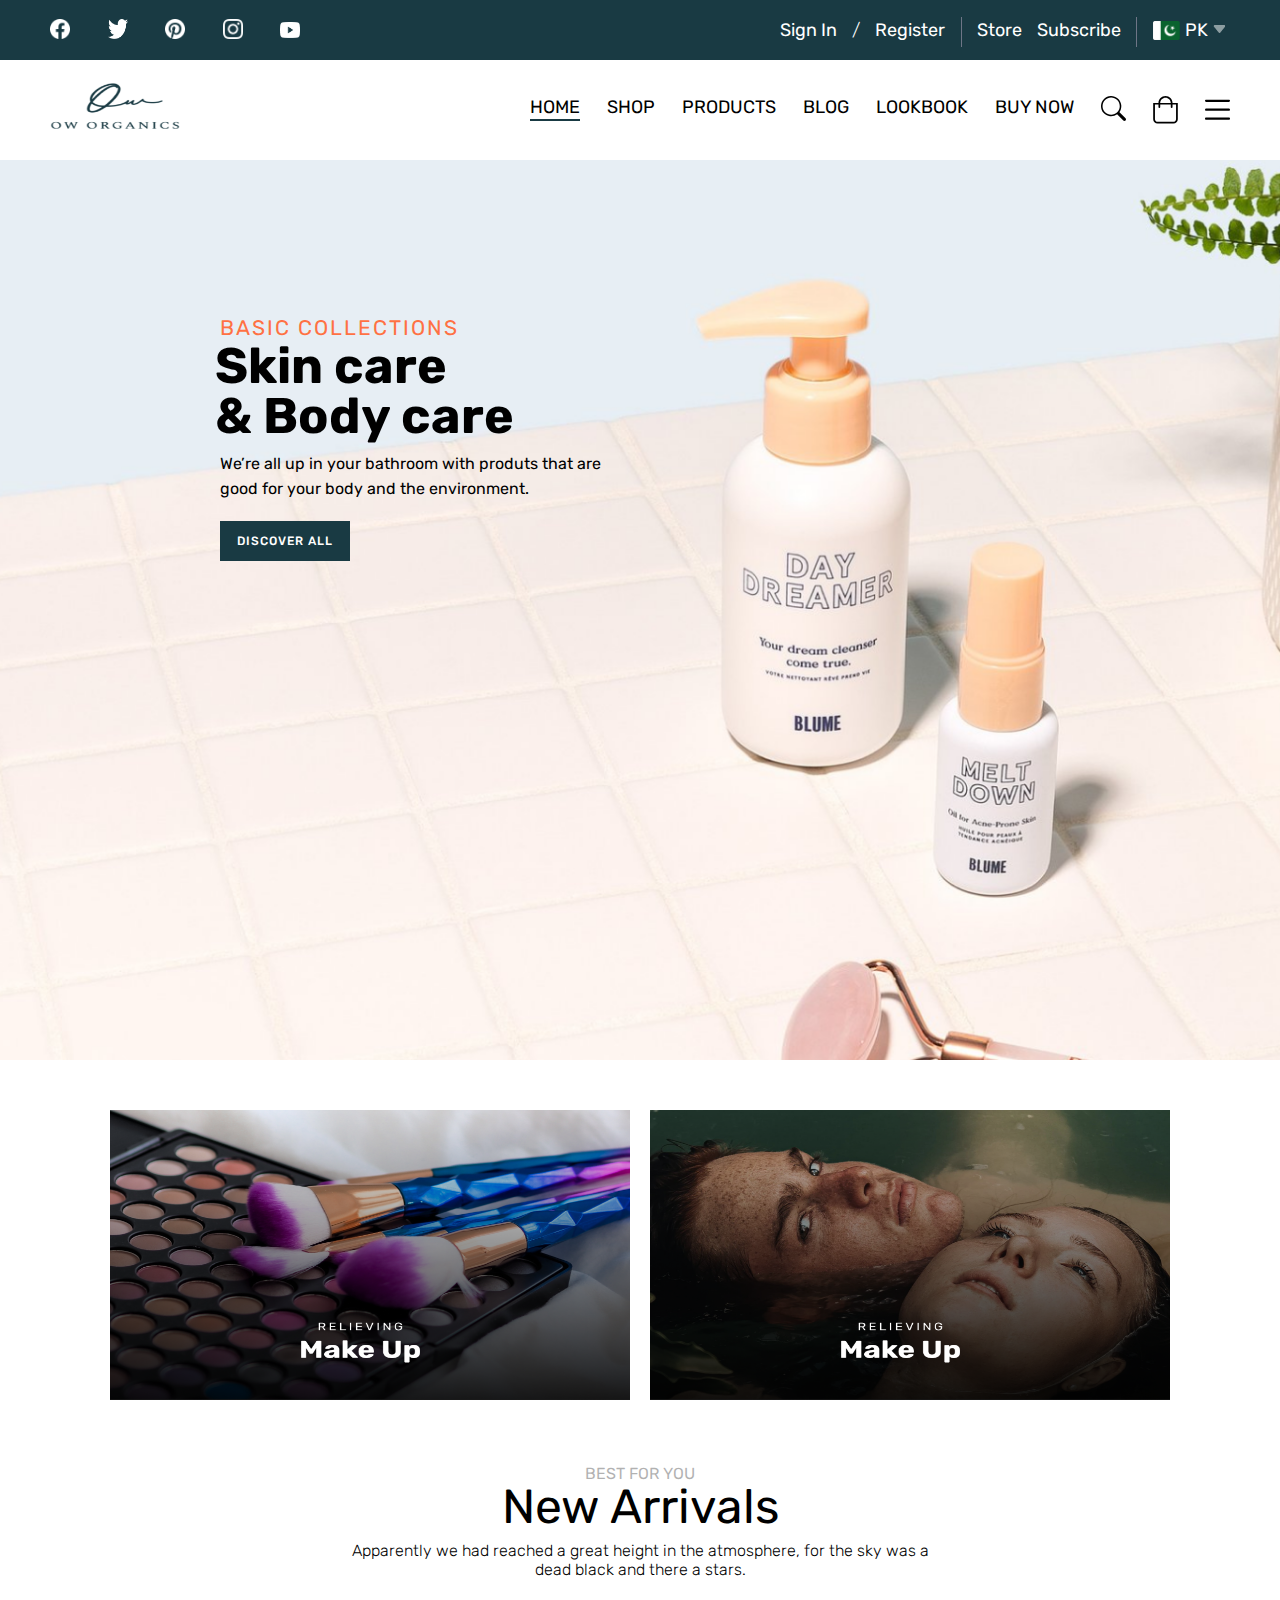
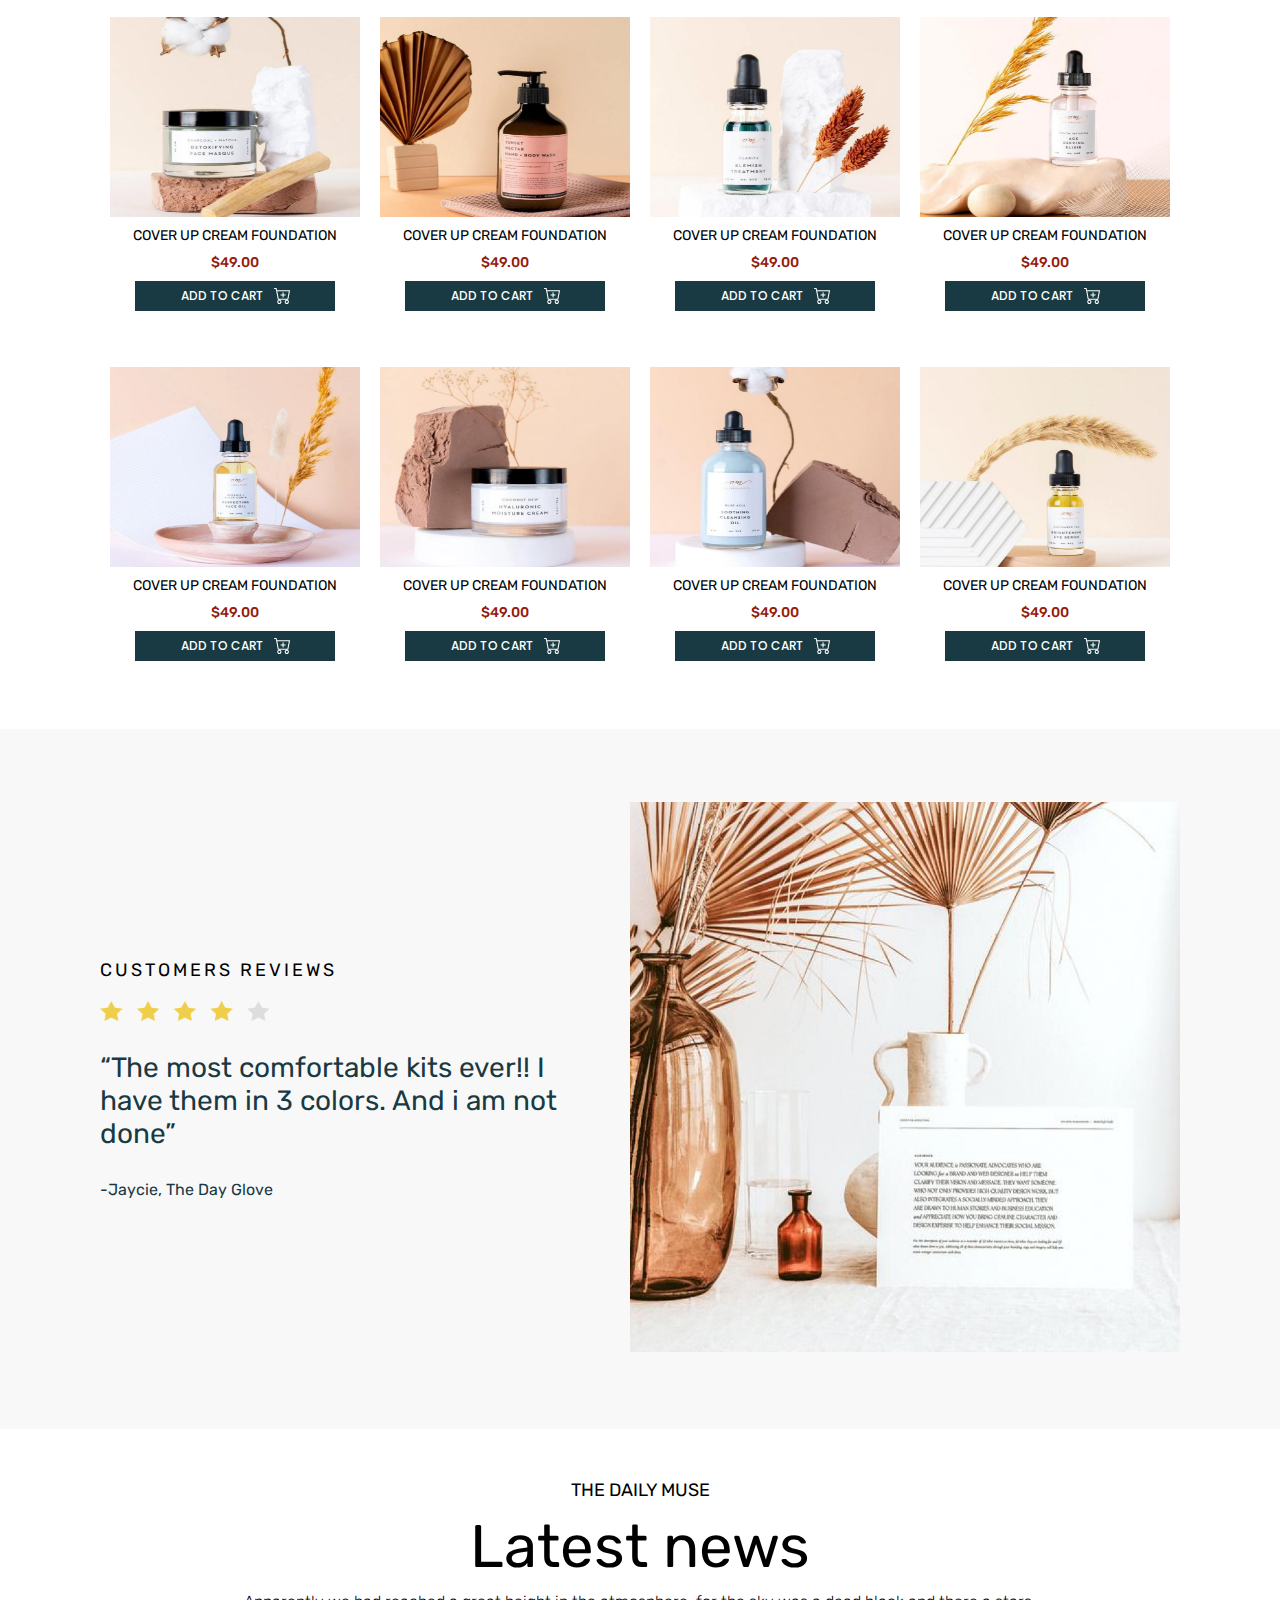
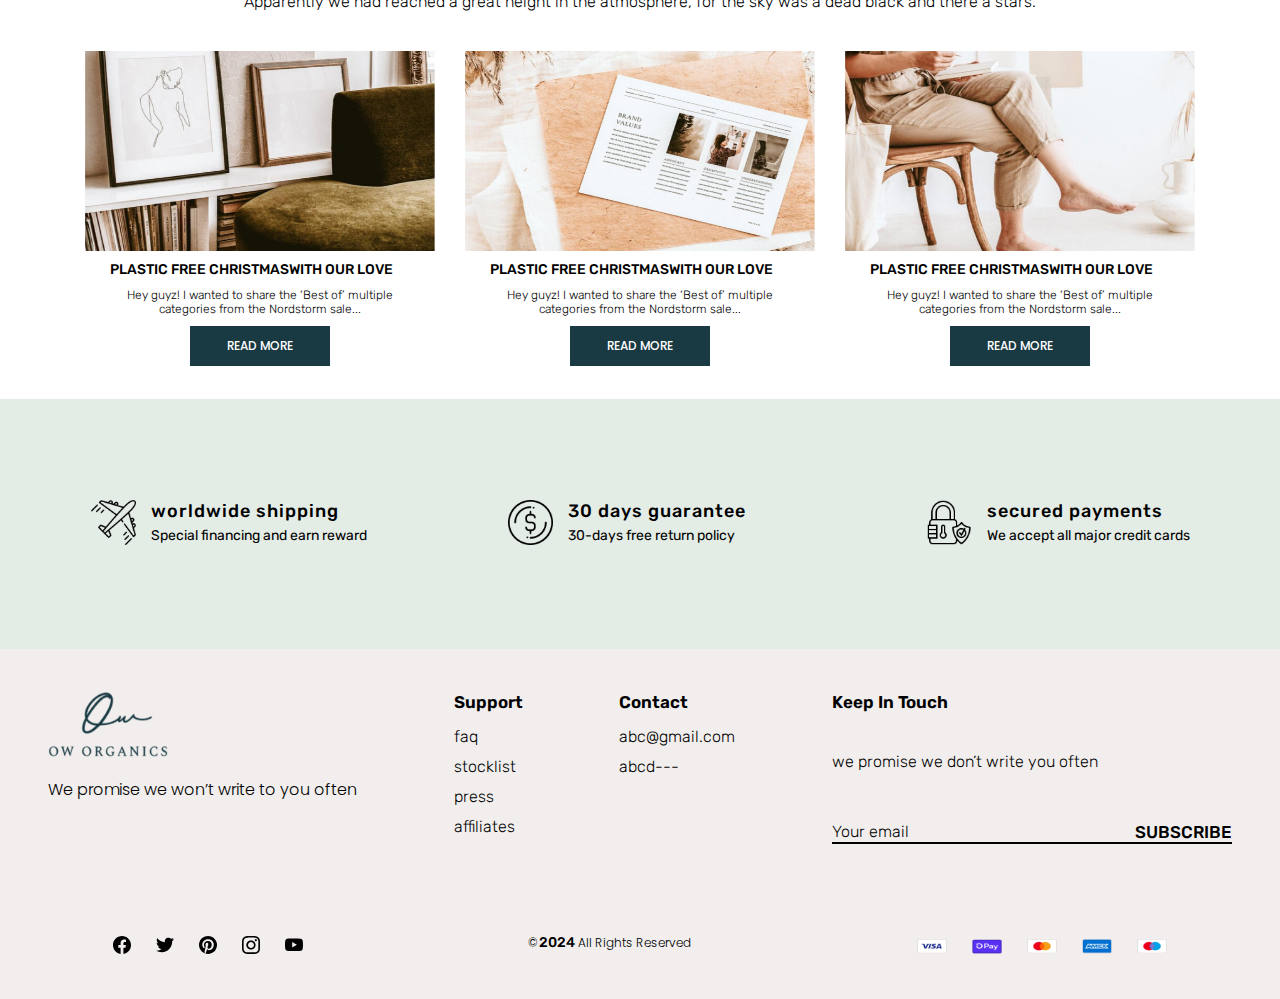
<file: index.html>
<!DOCTYPE html>
<html lang="en">
<head>
    <meta charset="UTF-8">
    <meta name="viewport" content="width=device-width, initial-scale=1.0">
    <title>Skin Care</title>

    <!-- CSS LINKS -->
    <link rel="stylesheet" href="./assests/css/skin-care-main-page.css">
    <!-- MEDIA QUERIES LINKS -->
    <link rel="stylesheet" href="./assests/css/skin1-media-max-576.css">
    <link rel="stylesheet" href="./assests/css/skin2-media-min-577.css">
    <link rel="stylesheet" href="./assests/css/skin3-media-min-769.css">
    <link rel="stylesheet" href="./assests/css/skin4-media-min-991.css">
    <link rel="stylesheet" href="./assests/css/skin5-media-min-1201.css">


    <!-- FONT FAMILY -->
    <link rel="preconnect" href="https://fonts.googleapis.com">
    <link rel="preconnect" href="https://fonts.gstatic.com" crossorigin>
    <link href="https://fonts.googleapis.com/css2?family=Raleway:ital,wght@0,100..900;1,100..900&family=Rubik:ital,wght@0,300..900;1,300..900&display=swap" rel="stylesheet">

    <link rel="preconnect" href="https://fonts.googleapis.com">
    <link rel="preconnect" href="https://fonts.gstatic.com" crossorigin>
    <link href="https://fonts.googleapis.com/css2?family=Poppins:ital,wght@0,100;0,200;0,300;0,400;0,500;0,600;0,700;0,800;0,900;1,100;1,200;1,300;1,400;1,500;1,600;1,700;1,800;1,900&family=Raleway:ital,wght@0,100..900;1,100..900&family=Rubik:ital,wght@0,300..900;1,300..900&display=swap" rel="stylesheet">

    <!-- CDN LINK -->
    <link rel="stylesheet" href="https://cdnjs.cloudflare.com/ajax/libs/font-awesome/6.6.0/css/all.min.css" integrity="sha512-Kc323vGBEqzTmouAECnVceyQqyqdsSiqLQISBL29aUW4U/M7pSPA/gEUZQqv1cwx4OnYxTxve5UMg5GT6L4JJg==" crossorigin="anonymous" referrerpolicy="no-referrer" />

</head>
<body>
    <!-- top bar -->
    <div class="wrapper">
        <div class="top-bar">
            <div class="top-left-icon">
                <img src="./assests/imsges/facebook.png" alt="facebook.png">
                <img id="twitter" src="./assests/imsges/twitter.png" alt="Vector-twitter.png">
                <img src="./assests/imsges/pinterest.png" alt="pinterest.png">
                <img src="./assests/imsges/instagram.png" alt="instagram.png">
                <img id="yt-img" src="./assests/imsges/youtube.png" alt="youtube.png">
            </div>

            <div class="top-right-info">
                <ul>
                    <li>Sign In</li>
                    <li id="slash">/</li>
                    <li>Register</li>
                    <li class="line"></li>
                    <li>Store</li>
                    <li>Subscribe</li>
                    <li class="line"></li>
                    <div id="flag">
                        <li><img src="./assests/imsges/PK.png" alt="Pakistan-Flag"></li>
                        <li>PK</li>
                        <li id="top-vector"><img src="./assests/imsges/Vector.png" alt=""></li>
                    </div>
                </ul>
            </div>
            <i class="fa-solid fa-bars" id="bar"></i>
        </div>
    </div>
    <!-- main menu -->
     <div class="wrapper">
        <div class="main-menu">
            <div class="logo">
                <img src="./assests/imsges/logo.png" alt="">
            </div>
            <div class="menu">
                <ul>
                    <li id="home-line">home</li>
                    <li>shop</li>
                    <li>products</li>
                    <li>blog</li>
                    <li>lookbook</li>
                    <li>buy now</li>
                    <img id="search-icon" src="./assests/imsges/Vector-search-icon.svg" alt="">
                    <img id="bag-icon" src="./assests/imsges/bag.svg" alt="">
                    <img id="menu-icon" src="./assests/imsges/menu-icon.svg" alt="">
                </ul>
            </div>
            <i class="fa-solid fa-bars" id="bar-black"></i>
        </div>
     </div>
    <!-- hero section -->
     <div class="wrapper">
        <div class="hero-sec">
            <div class="hero-content">
                <div class="hero-heading">
                    <span>BASIC COLLECTIONS</span>
                    <h1>Skin care <br>& Body care</h1>
                    <p>We’re all up in your bathroom with produts that are good for your body and the environment.</p>
                    <!-- <button class="hero-btn">
                        <p>discover all</p>
                    </button> -->
                </div>
                <button class="hero-btn">
                    <p>discover all</p>
                </button>
            </div>
        </div>
     </div>
    <!--hero bottom images section -->
    <div class="wrapper">
        <div class="img-parent-cont">
            <div class="img1">
                <img src="./assests/imsges/img1.png" alt="">
            </div>
            <div class="img1">
                <img src="./assests/imsges/img2.png" alt="">
            </div>
        </div>
    </div>
    <!-- new arrivals -->
    <section class="new-arrivals-cont">
        <div class="new-arrivals">
            <span>best for you</span>
            <h2>New Arrivals</h2> 
            <p>Apparently we had reached a great height in the atmosphere, for the sky was a dead black and there a stars.</p>
        </div>
        <!-- products container -->
        <div class="Products-imgs-cont">
            <div class="product one">
                <img src="./assests/imsges/new-arrival-img1.png" alt="">
                <p>cover up cream foundation</p>
                <span>$49.00</span>
                <div class="add-to-cart">
                    <p>add to cart</p>
                    <img src="./assests/imsges/add-to-cart.svg" alt="">
                    
                </div>
            </div>
            <div class="product one">
                <img src="./assests/imsges/new-arrival-img2.png" alt="">
                <p>cover up cream foundation</p>
                <span>$49.00</span>
                <div class="add-to-cart">
                    <p>add to cart</p>
                    <img src="./assests/imsges/add-to-cart.svg" alt="">
                    
                </div>
            </div>
            <div class="product one">
                <img src="./assests/imsges/new-arrival-img3.png" alt="">
                <p>cover up cream foundation</p>
                <span>$49.00</span>
                <div class="add-to-cart">
                    <p>add to cart</p>
                    <img src="./assests/imsges/add-to-cart.svg" alt="">
                    
                </div>
            </div>
            <div class="product one">
                <img src="./assests/imsges/new-arrival-img4.png" alt="">
                <p>cover up cream foundation</p>
                <span>$49.00</span>
                <div class="add-to-cart">
                    <p>add to cart</p>
                    <img src="./assests/imsges/add-to-cart.svg" alt="">
                    
                </div>
            </div>
            <div class="product one">
                <img src="./assests/imsges/new-arrival-img5.png" alt="">
                <p>cover up cream foundation</p>
                <span>$49.00</span>
                <div class="add-to-cart">
                    <p>add to cart</p>
                    <img src="./assests/imsges/add-to-cart.svg" alt="">
                    
                </div>
            </div>
            <div class="product one">
                <img src="./assests/imsges/new-arrival-img6.png" alt="">
                <p>cover up cream foundation</p>
                <span>$49.00</span>
                <div class="add-to-cart">
                    <p>add to cart</p>
                    <img src="./assests/imsges/add-to-cart.svg" alt="">
                    
                </div>
            </div>
            <div class="product one">
                <img src="./assests/imsges/new-arrival-img7.png" alt="">
                <p>cover up cream foundation</p>
                <span>$49.00</span>
                <div class="add-to-cart">
                    <p>add to cart</p>
                    <img src="./assests/imsges/add-to-cart.svg" alt="">
                    
                </div>
            </div>
            <div class="product one">
                <img src="./assests/imsges/new-arrival-img8.png" alt="">
                <p>cover up cream foundation</p>
                <span>$49.00</span>
                <div class="add-to-cart">
                    <p>add to cart</p>
                    <img src="./assests/imsges/add-to-cart.svg" alt="">
                    
                </div>
            </div>
        </div>
    </section>
    <!-- customer reviews -->
    <div class="wrapper">
        <div class="customer-reviews-cont">
            <div class="customer-review-text" id="CRT">
                <span>customers reviews</span>
                <img src="./assests/imsges/stars.png" alt="">
                <h5>“The most comfortable kits ever!! I have them in 3 colors. And i am not done”</h5>
                <p>-Jaycie, The Day Glove</p>
            </div>
            <div class="customer-review-img">
                <img src="./assests/imsges/customer-review-image.png" alt="">
            </div>
        </div>
    </div>
    <!-- latest news -->
    <section class="latest-news-cont">
        <div class="latest-news-text">
            <span>THE DAILY MUSE</span>
            <h4>Latest news</h4>
            <p>Apparently we had reached a great height in the atmosphere, for the sky was a dead black and there a stars.</p>
        </div>
        <div class="latest-news-images">
            <div class="latest-news-img">
                <img src="./assests/imsges/latest-news-img1.png" alt="">
                <span>PLASTIC FREE CHRISTMASWITH OUR LOVE</span>
                <p>Hey guyz! I wanted to share the ‘Best of’ multiple categories from the Nordstorm sale...</p>
                <button>READ MORE</button>
            </div>
            <div class="latest-news-img">
                <img src="./assests/imsges/latest-news-img2.png" alt="">
                <span>PLASTIC FREE CHRISTMASWITH OUR LOVE</span>
                <p>Hey guyz! I wanted to share the ‘Best of’ multiple categories from the Nordstorm sale...</p>
                <button>READ MORE</button>
            </div>
            <div class="latest-news-img">
                <img src="./assests/imsges/latest-news-img3.png" alt="">
                <span>PLASTIC FREE CHRISTMASWITH OUR LOVE</span>
                <p>Hey guyz! I wanted to share the ‘Best of’ multiple categories from the Nordstorm sale...</p>
                <button>READ MORE</button>
            </div>
        </div>
    </section>
    <!-- second last shipping section -->
     <div class="wrapper">
        <div class="shipping-sec">
            <div class="shipping">
                <img src="./assests/imsges/airplane.svg" alt="">
                <div class="shipping-text">
                    <h5>worldwide shipping</h5>
                    <p>Special financing and earn reward</p>
                </div>
            </div>
            <div class="shipping" id="shipping-second">
                <img src="./assests/imsges/dollar.svg" alt="">
                <div class="shipping-text">
                    <h5>30 days guarantee</h5>
                    <p>30-days free return policy</p>
                </div>
            </div>
            <div class="shipping">
                <img src="./assests/imsges/padlock.svg" alt="">
                <div class="shipping-text">
                    <h5>secured payments</h5>
                    <p>We accept all major credit cards</p>
                </div>
            </div>
        </div>
    </div>
    <!-- footer -->
     <div class="wrapper">
        <div class="footer-cont">
            <div class="footer-info">
                <div class="footer-logo">
                    <img src="./assests/imsges/logo.png" alt="">
                    <p>We promise we won’t write to you often</p>
                </div>
                <div class="footer-text media-footer">
                    <h4>Support</h4>
                    <ul>
                        <li>faq</li>
                        <li>stocklist</li>
                        <li>press</li>
                        <li>affiliates</li>
                    </ul>
                </div>
                <div class="footer-text media-footer">
                    <h4>Contact</h4>
                    <ul>
                        <li>abc@gmail.com</li>
                        <li>abcd---</li>
                    </ul>
                </div>
                <div class="footer-text touch media-touch">
                    <h4>Keep In Touch </h4>
                    <div class="keep-in-touch-cont">
                        <p>we promise we don’t write you often</p>
                    </div>
                    <div class="email-subscribe">
                        <div class="email-text">
                            <p>Your email</p>
                            <h4>SUBSCRIBE</h4>
                        </div>
                    </div>
                </div>
            </div>
            <div class="footer-icons-cont">
                <div class="fotter-left-icons media-ftr">
                    <img src="./assests/imsges/footer-facebook-icon.svg" alt="">
                    <img src="./assests/imsges/footer-twitter-icon.svg" alt="">
                    <img src="./assests/imsges/footer-pintrest-icon.svg" alt="">
                    <img src="./assests/imsges/footer-instagram-icon.svg" alt="">
                    <img src="./assests/imsges/footer-youtube-icon.svg" alt="">
                </div>
                <div class="copyright-cont">
                    <p>©<span>2024</span> All Rights Reserved</p>
                </div>
                <div class="footer-right-images media-ftr">
                    <img src="./assests/imsges/footer-right-1.png" alt="">
                    <img src="./assests/imsges/footer-right-2.png" alt="">
                    <img src="./assests/imsges/footer-right-3.png" alt="">
                    <img src="./assests/imsges/footer-right-4.png" alt="">
                    <img src="./assests/imsges/footer-right-5.png" alt="">
                </div>
            </div>
            <div class="copyright-cont" id="copy">
                <p>© <span>2024</span> All Rights Reserved</p>
            </div>
        </div>
    </div>
     




</body>
</html>
</file>
<file: assests/css/skin-care-main-page.css>
*{
    margin: 0;
    padding: 0;
    box-sizing: border-box;
    list-style: none;
    text-decoration: none;
    font-family: "rubik";
}

:root{
    --dark-color: #193A43;
    --white-color: #FFFFFF;
    --black-color: #000000;
    --orange-color: #FF7143;
    --dark-red-color: #941B0C;
    --grey-color: #6E7586;
    --light-grey-white: #F8F8F8;
    --light-pista-color: #E4ECE6;
    --cream-color: #F1EEED;

}

/* top bar */
.wrapper{
    max-width: 1920px;
}

.top-bar{
    width: 100%;
    height: 60px;
    background-color: var(--dark-color);
    display: flex;
    justify-content: space-between;
    
}

.top-left-icon{
    display: flex;
    justify-content: space-between;
    width: 250px;
    height: 22px;
    margin: auto 100px;
}

.top-left-icon img{
    width: 22px;
    height: 22px;
}

#yt-img{
    height: 15.45px;
    margin-top: 4px;
}

.top-right-info{
    display: flex;
}

#bar{
    display: none;
    justify-content: center;
    align-items: center;
    font-size: 30px;
    color: white;
    margin-right: 50px;
}
.top-right-info ul{
    display: flex;
    justify-content: space-between;
    width: 450px;
    height: 27px;
    color: var(--white-color);
    margin: auto 100px;
    font-size: 18px;
    line-height: 27px;
    font-weight: 400;
}

#slash{
    font-weight: 200;
}

.line{
    height: 30px;
    border-left: 1px solid var(--grey-color);
}

#flag{
    display: flex;
}

#flag img{
    width: 27.77px;
    margin: 4px 5px 0 0;
}

#top-vector {
    margin-top: -3px;
}

#top-vector img{
    width: 11.5px;
    height: 7.48px;
    margin-left: 5px;
}

/* main menu */
.main-menu{
    display: flex;
    align-items: center;
    justify-content: space-between;
    height: 100px;
}

.logo img{
    width: 160px;
    height: 88.96px;
    margin: auto 100px;
}

.menu{
    display: flex;
    margin: auto 100px;
}

#home-line{
    border-bottom: 2px solid var(--dark-color);
    height: 25px;
}

.menu ul{
    display: flex;
    justify-content: space-between;
    width: 700px;
}

.menu ul li{
    text-transform: uppercase;
    font-size: 18px;
    font-weight: 400;
    line-height: 22px;
}

.menu ul li:hover{
    border-bottom: 2px solid var(--dark-color);
    height: 25px;
    cursor: pointer;
}

#search-icon{
    width: 25px;
    height: 25px;
}
#bag-icon{
    width: 25px;
    height: 28.57px;
}

#bar-black{
    display: none;
    justify-content: center;
    align-items: center;
    font-size: 30px;
    color: black;
    margin-right: 50px;
}

/* hero section */
.hero-sec{
    width: 100%;
    height: 100vh;
    background: url("./../imsges/hero-img.png") no-repeat center top/cover;
    /* background-image: url(./../imsges/hero-img.png);
    background-size: cover;
    background-position: center center; */
}

.hero-content{
    display: flex;
    flex-direction: column;
}

.hero-heading{
    width: 494px;
    margin: 154px 0 0 280px;
}

.hero-heading span{
    font-size: 21px;
    line-height: 27px;
    font-weight: 400;
    letter-spacing: 2px;
    color: var(--orange-color);
}

.hero-heading h1{
    font-size: 72px;
    font-weight: 500;
    line-height: 72px;
    color: var(--black-color);
    margin-left: -5px;
}

.hero-heading p{
    /* width: 494px; */
    margin: 10px 0 20px 0;
    font-size: 16px;
    line-height: 25px;
    font-weight: 400;
}

.hero-btn{
    width: 130px;
    height: 40px;
    margin: 0 280px;
    background-color: var(--dark-color);
    border: none;
}

.hero-btn p{
    text-transform: uppercase;
    color: var(--white-color);
    font-size: 12px;
    font-weight: 500;
}

/* hero bottom images section */
.img-parent-cont{
    display: flex;
    justify-content: center;
    gap: 20px;
    margin: 50px auto 60px;
}

.img1 img{
    width: 645px;
    height: 400px;
}

/* new arrivals */
.new-arrivals-cont{
    display: flex;
    flex-direction: column;
    justify-content: center;
    align-items: center;
}

.new-arrivals{
    display: flex;
    flex-direction: column;
    align-items: center;
}

.new-arrivals span{
    text-transform: uppercase;
    opacity: 30%;
}

.new-arrivals h2{
    font-size: 48px;
    font-weight: 400;
    line-height: 48px;
}

.new-arrivals p{
    margin: 10px auto 20px;
    font-weight: 400;
}

/* product container */
.Products-imgs-cont{
    display: flex;
    flex-wrap: wrap;
    justify-content: space-between;
    width: 1320px;
    height: 1000px;
    margin-top: 50px;
}

.product{
    width: 300px;
    display: flex;
    flex-direction: column;
    gap: 10px;
}

.product img{
    width: 300px;
    height: 320px;
}
  
.product p{
    text-transform: uppercase;
    text-align: center;
}

.product span{
    text-align: center;
    color: var(--dark-red-color);
    font-weight: 500;
}

.add-to-cart{
    display: flex;
    justify-content: center;
    align-items: center;
    background-color: var(--dark-color);
    height: 40px;
    gap: 10px;
}

.add-to-cart p{
    color: var(--white-color);
    font-weight: 500;
    font-family: "poppins";
    font-size: 13px;
}

.add-to-cart img{
    width: 15px;
    height: 15px;
}

/* customer reviews */
.customer-reviews-cont{
    display: flex;
    justify-content: space-between;
    /* justify-content: center; */
    align-items: center;
    /* gap: 170px; */
    padding: 0 100px;
    width: 100%;
    height: 850px;
    background-color: var(--light-grey-white);
}

.customer-review-text{
    display: flex;
    flex-direction: column;
    gap: 20px;
}

.customer-review-text span{
    text-transform: uppercase;
    letter-spacing: 3px;
}

.customer-review-text h5{
    font-size: 35px;
    font-weight: 400;
    color: var(--dark-color);
    margin: 10px 0;
}

.customer-review-text p{
    color: var(--dark-color);
    font-weight: 400;
    font-size: 14px;
}

.customer-review-text img{
    width: 170px;
    height: 20px;
}

.customer-review-img img{
    width: 680px;
    height: 700px;
}
/* latest news */
.latest-news-cont{
    width: 100%;
    height: 680px;
    margin: 50px auto 0px;
}

.latest-news-text{
    display: flex;
    flex-direction: column;
    justify-content: center;
    align-items: center;
    gap: 10px;
}

.latest-news-text span{
    font-size: 18px;
}
.latest-news-text h4{
    font-size: 60px;
    font-weight: 400;
}

.latest-news-text p{
    font-size: 18px;
    font-weight: 400;
}

.latest-news-images{
    display: flex;
    justify-content: center;
    gap: 15px;
    margin-top: 70px;
}

.latest-news-img{
    display: flex;
    flex-direction: column;
    gap: 15px;
    justify-content: center;
    align-items: center; 
}

.latest-news-img img{
    width: 458px;
    height: 280px;
}

.latest-news-img span{
    font-size: 18px;
    font-weight: 400;
}

.latest-news-img p{
    font-size: 12px;
    font-weight: 300;
    text-align: center;
}

.latest-news-img button{
    width: 140px;
    height: 40px;
    border: none;
    background-color: var(--dark-color);
    color: var(--white-color);
    font-family: "poppins";
    font-size: 12px;
    font-weight: 500;
}

/* second last shipping section */
.shipping-sec{
    display: flex;
    justify-content: space-around;
    align-items: center;
    width: 100%;
    height: 180px;
    background-color: var(--light-pista-color);
}

.shipping{
    display: flex;
    gap: 15px;
}

.shipping img{
    width: 45px;
    height: 45px;
}

.shipping h5{
    font-size: 18px;
    letter-spacing: 1px;
    font-weight: 500;
}

.shipping p{
    font-size: 14px;
    font-weight: 400;
    line-height: 27px;
}

/* footer */
.footer-cont{
    width: 100%;
    height: 370px;
    background-color: var(--cream-color);
    display: flex;
    flex-direction: column;
    justify-content: space-around;
    align-items: center;
}

.footer-info{
    width: 100%;
    display: flex;
    justify-content: space-around;
   
}

.footer-logo{
    display: flex;
    flex-direction: column;
    gap: 15px;
}

.footer-logo img{
    width: 120px;
    height: 70px;
}

.footer-logo p{
    font-family: "poppins";
    font-size: 16px;
    font-weight: 300;
} 

.footer-text{
    display: flex;
    flex-direction: column;
    gap: 15px;
}

.footer-text h4{
    font-weight: 600;
    font-size: 17px;
}

.footer-text ul li{
    font-size: 16px;
    font-weight: 300;
    height: 30px;
}

.keep-in-touch-cont{
    width: 400px;
}

.touch{
    gap: 40px;
}

.keep-in-touch-cont p{
    font-size: 16px;
    font-weight: 300;
    height: 30px;
}

.email-subscribe p{
    font-size: 16px;
    font-weight: 300;
    height: 30px;
}

.email-text{
    display: flex;
    justify-content: space-between;
    height: 22px;
    border-bottom: 2px solid black;
}

.email-text h4{
    font-weight: 500;
}

.footer-icons-cont{
    width: 100%;
    display: flex;
    padding: 0 70px;
    justify-content: space-between;
}

.fotter-left-icons{
    display: flex;
    gap: 25px;
}
.fotter-left-icons img{
    width: 18px;
    height: 22px;
}

.copyright-cont p{
    font-size: 15px;
    font-weight: 300;
    font-family: "poppins";
}

.copyright-cont span{
    font-size: 15px;
    font-weight: 500;
}

.footer-right-images{
    display: flex;
    gap: 25px; 
    margin-top: 5px;  
}

.footer-right-images img{
    width: 30px;
    height: 15px;   
}

#copy{
    display: none;
}
</file>
<file: assests/css/skin1-media-max-576.css>
/* MAX-WIDTH 576px */
@media only screen and (max-width: 576px){
    .wrapper{
        width: 576px;
    }
    /* PRE TOP MENU */
     .top-bar{
        width: 576px;
    }
    .top-left-icon{
        margin: auto 50px;
        width: 150px;
    }
    .top-left-icon img{
        width: 17px;
        height: 17px;
    }
    #yt-img{
        height: 13.45px;
        margin-top: 2.5px;
    }
    .top-right-info{
        display: none;
    }
    #bar{
        display: flex;
    }
    
    /* WHITE LOGO MENU*/
    .logo img{
        width: 120px;
        height: 50.96px;
        margin: auto 50px;
    }
    .menu{
        display: none;
    }
    #bar-black{
        display: flex;
    }
    /* HERO SECTION */
    .hero-heading{
        margin-left: 50px;
    }
    .hero-heading h1{
        font-size: 50px;
        font-weight: 700;
        line-height: 50px;
    }
    .hero-heading p{
        width: 250px;
    }
    .hero-btn{
        margin-left: 50px;
    }
    .hero-btn p{
        letter-spacing: 1px;
    }
    /* HERO BOTTOM IMAGES SECTION */
    .img-parent-cont{
        flex-direction: column;
        align-items: center;
    }
    .img1 img{
        width: 530px;
        height: 300px;
    }
    /* NEW ARRIVALS */
    .new-arrivals-cont{
        width: 576px;
    }
    .new-arrivals{
        text-align: center;
        margin-left: 20px;
        margin-right: 20px;
    }
    .new-arrivals p{
        font-size: 16px;
        font-weight: 300;
    }
    
    /* PRODUCT CONTAINER */
    .Products-imgs-cont{
        flex-direction: column;
        flex-wrap: nowrap;
        width: 576px;
        height: 4500px;
        gap: 30px;
        margin-top: 30px;
    }
    .product{
        width: 576px;
        align-items: center;
        gap: 10px;
    }
    .product p{
        font-size: 20px;
    }
    .product span{
        font-size: 22px;
    }
    .product img{
        width: 450px;
        /* width: 420px; */
        height: 400px;
    }
    .add-to-cart{
        width: 420px;
    }
    .add-to-cart img{
        width: 23px;
        height: 23px;
    }
    /* CUSTOMERS REVIEWS */
    .customer-reviews-cont{
        width: 576px;
        height: 800px;
        flex-direction: column;
        justify-content: space-evenly;
        margin-top: 60px;
    }
    #CRT{
        gap: 10px;
    }
    .customer-review-text span{
        font-size: 20px;
    }
    .customer-review-img img{
        width: 450px;
        height: 370px; 
    }
    .customer-review-text p{
        font-size: 16px;
    }
    /* LATEST NEWS */
    .latest-news-cont{
        width: 576px;
        height: 1580px;
    }
    .latest-news-text{
        text-align: center;
        margin-left: 20px;
        margin-right: 20px;
    }
    .latest-news-text p{
        font-size: 16px;
        font-weight: 300;
    }
    .latest-news-images{
        flex-direction: column;
        margin-top: 40px;
        gap: 40px;
    }
    .latest-news-img{
        gap: 10px;
    }
    .latest-news-img img{
        width: 530px;
        height: 300px;
    }
    /* SHIPPING SECTION */
    .shipping-sec{
        flex-direction: column;
        height: 250px;
    }
    #shipping-second img{
        margin-left: -40px;
    }
    /* FOOTER */
    .footer-cont{
        height: 600px;
    }
    .footer-info{
        width: 576px;
        flex-wrap: wrap;
    
    }
    .footer-logo{
        width: 576px;
        justify-content: center;
        align-items: center;
    }
    .footer-text{
        width: 150px;
    }
    .media-footer{
        align-items: center;
        width: 288px;
        margin: 30px 0;
    }
    .media-touch{
        align-items: center;
        gap: 10px;
    }
    .media-touch p {
        text-align: center;
    }
    .email-text{
        width: 476px;
    }
    /* FOOTER ICONS */
    .footer-icons-cont{
        width: 576px;
        padding: 0 0;
        justify-content: space-around;
    }
    .copyright-cont{
         display: none;
    }
    #copy{
        /* width: 476px; */
        display: flex;
    }
    .copyright-cont p{
        font-size: 12px;
        font-weight: 300;
        font-family: "poppins";
    }
    
    .copyright-cont span{
        font-size: 14px;
        font-weight: 500;
    }

}
</file>
<file: assests/css/skin2-media-min-577.css>
/* MIN-WIDTH 577px  */
@media only screen and (min-width: 577px) and (max-width: 768px) {
    .wrapper{
        min-width: 577px;
    }
    /* PRE TOP MENU */
    .top-bar{
        min-width: 577px;
    }
    .top-left-icon{
        margin: auto 50px;
        width: 250px;
    }
    .top-left-icon img{
        width: 20px;
        height: 20px;
    }
    #yt-img{
        height: 16.45px;
        margin-top: 3px;
    }
    .top-right-info{
        display: none;
    }
    #bar{
        display: flex;
    }
    /* WHITE LOGO MENU*/
    .logo img{
        width: 130px;
        height: 50.96px;
        margin: auto 50px;
    }
    .menu{
        display: none;
    }
    #bar-black{
        display: flex;
        font-size: 32px;
    }
    /* HERO SECTION */
    .hero-heading{
        margin-left: 50px;
    }
    .hero-heading h1{
        font-size: 50px;
        font-weight: 700;
        line-height: 50px;
    }
    .hero-heading p{
        width: 250px;
    }
    .hero-btn{
        margin-left: 50px;
    }
    .hero-btn p{
        letter-spacing: 1px;
    }
    /* HERO BOTTOM IMAGES SECTION */
    .img-parent-cont{
        min-width: 577px;
        flex-direction: column;
        align-items: center;
    }
    .img1 img{
        width: 500px;
        height: 300px;
    }
     /* NEW ARRIVALS */
     .new-arrivals-cont{
        min-width: 577px;
    }
    .new-arrivals{
        text-align: center;
        margin-left: 20px;
        margin-right: 20px;
    }
    .new-arrivals p{
        width: 500px;
        font-size: 16px;
        font-weight: 300;
        margin-bottom: 0;
    }
    /* PRODUCT CONTAINER */
    .Products-imgs-cont{
        display: flex;
        flex-wrap: wrap;
        width: 577px;
        height: 1500px;
        margin-top: 30px;
    }
    .product{
        width: 288px;
        justify-content: center;
        align-items: center;
    }
    .product p{
        font-size: 14px;

    }
    .product span{
        font-size: 18px;
    }
    .product img{
        width: 250px;
        height: 240px;
    }
    .add-to-cart{
        width: 220px;
        height: 30px;
    }
    .add-to-cart p{
        font-size: 13px;
    }
    .add-to-cart img{
        width: 18px;
        height: 18px;
    }
    /* CUSTOMERS REVIEWS */
    .customer-reviews-cont{
        width: 100%;
        height: 700px;
        flex-direction: column;
        justify-content: space-evenly;
        margin-top: 40px;
    }
    #CRT{
        gap: 10px;
    }
    .customer-review-text span{
        font-size: 20px;
    }
    .customer-review-img img{
        width: 450px;
        height: 330px; 
    }
    .customer-review-text p{
        font-size: 16px;
    }
    /* LATEST NEWS */
    .latest-news-cont{
        width: 577px;
        height: 1580px;
    }
    .latest-news-text{
        text-align: center;
        margin-left: 20px;
        margin-right: 20px;
    }
    .latest-news-text p{
        font-size: 16px;
        font-weight: 300;
    }
    .latest-news-images{
        flex-direction: column;
        margin-top: 40px;
        gap: 30px;
    }
    .latest-news-img{
        gap: 10px;
    }
    .latest-news-img img{
        width: 530px;
        height: 300px;
    }
    /* SHIPPING SECTION */
    .shipping-sec{
        flex-direction: column;
        height: 250px;
    }
    #shipping-second img{
        margin-left: -40px;
    }
    /* FOOTER */
    .footer-cont{
        height: 600px;
    }
    .footer-info{
        width: 576px;
        flex-wrap: wrap;
    
    }
    .footer-logo{
        width: 576px;
        justify-content: center;
        align-items: center;
    }
    .footer-text{
        width: 150px;
    }
    .media-footer{
        align-items: center;
        width: 288px;
        margin: 30px 0;
    }
    .media-touch{
        align-items: center;
        gap: 10px;
    }
    .media-touch p {
        text-align: center;
    }
    .email-text{
        width: 476px;
    }
    /* FOOTER ICONS */
    .footer-icons-cont{
        width: 576px;
        padding: 0 0;
        justify-content: space-around;
    }
    .copyright-cont{
         display: none;
    }
    #copy{
        /* width: 476px; */
        display: flex;
    }
    .copyright-cont p{
        font-size: 12px;
        font-weight: 300;
        font-family: "poppins";
    }
    
    .copyright-cont span{
        font-size: 14px;
        font-weight: 500;
    }
}
</file>
<file: assests/css/skin3-media-min-769.css>
/* MIN-WIDTH 769 */
@media only screen and (min-width: 769px) and (max-width: 991px) {
    .wrapper{
        min-width: 769px;
    }
    /* PRE TOP MENU */
    .top-bar{
        min-width: 769px;
    }
    .top-left-icon{
        margin: auto 50px;
        width: 250px;
    }
    .top-left-icon img{
        width: 20px;
        height: 20px;
    }
    #yt-img{
        height: 16.45px;
        margin-top: 3px;
    }
    .top-right-info{
        display: none;
    }
    #bar{
        display: flex;
    }
    /* WHITE LOGO MENU*/
    .logo img{
        width: 130px;
        height: 50.96px;
        margin: auto 50px;
    }
    .menu{
        display: none;
    }
    #bar-black{
        display: flex;
        font-size: 32px;
    }
    /* HERO SECTION */
    .hero-heading{
        margin-left: 80px;
    }
    .hero-heading h1{
        font-size: 50px;
        font-weight: 700;
        line-height: 50px;
    }
    .hero-heading p{
        /* width: 250px; */
        width: 320px;
    }
    .hero-btn{
        margin-left: 80px;
    }
    .hero-btn p{
        letter-spacing: 1px;
    }
    /* HERO BOTTOM IMAGES SECTION */
    .img-parent-cont{
        min-width: 577px;
        flex-direction: column;
        align-items: center;
    }
    .img1 img{
        width: 600px;
        height: 320px;
    }
    /* NEW ARRIVALS */
    .new-arrivals-cont{
        min-width: 769px;
    }
    .new-arrivals{
        text-align: center;
        margin-left: 20px;
        margin-right: 20px;
    }
    .new-arrivals p{
        width: 600px;
        font-size: 16px;
        font-weight: 300;
        margin-bottom: 0;
    }
    /* PRODUCT CONTAINER */
    .Products-imgs-cont{
        justify-content: space-evenly;
        width: 769px;
        height: 1100px;
        margin-top: 10px;
    }
    .product{
        width: 200px;
        justify-content: center;
        align-items: center;
    }
    .product p{
        font-size: 14px;

    }
    .product span{
        font-size: 14px;
    }
    .product img{
        width: 200px;
        height: 200px;
    }
    .add-to-cart{
        width: 200px;
        height: 30px;
    }
    .add-to-cart p{
        font-size: 12px;
    }
    .add-to-cart img{
        width: 16px;
        height: 16px;
    }
     /* CUSTOMERS REVIEWS */
     .customer-reviews-cont{
        width: 100%;
        height: 700px;
        flex-direction: column;
        justify-content: space-evenly;
        margin-top: 40px;
    }
    #CRT{
        gap: 10px;
    }
    .customer-review-text span{
        font-size: 20px;
    }
    .customer-review-img img{
        width: 600px;
        height: 330px; 
    }
    .customer-review-text p{
        font-size: 16px;
    }
    /* LATEST NEWS */
    .latest-news-cont{
        width: 577px;
        height: 1580px;
    }
    .latest-news-text{
        text-align: center;
        margin-left: 20px;
        margin-right: 20px;
    }
    .latest-news-text p{
        font-size: 16px;
        font-weight: 300;
    }
    .latest-news-images{
        flex-direction: column;
        margin-top: 40px;
        gap: 30px;
    }
    .latest-news-img{
        gap: 10px;
    }
    .latest-news-img img{
        width: 600px;
        height: 300px;
    }
    /* SHIPPING SECTION */
    .shipping-sec{
        flex-direction: column;
        height: 250px;
    }
    #shipping-second img{
        margin-left: -40px;
    }
    /* FOOTER */
    .footer-cont{
        height: 600px;
    }
    .footer-info{
        width: 576px;
        flex-wrap: wrap;
    
    }
    .footer-logo{
        width: 576px;
        justify-content: center;
        align-items: center;
    }
    .footer-text{
        width: 150px;
    }
    .media-footer{
        align-items: center;
        width: 288px;
        margin: 30px 0;
    }
    .media-touch{
        align-items: center;
        gap: 10px;
    }
    .media-touch p {
        text-align: center;
    }
    .email-text{
        width: 476px;
    }
    /* FOOTER ICONS */
    .footer-icons-cont{
        /* width: 576px; */
        padding: 0 0;
        justify-content: space-around;
    }
    .copyright-cont{
         display: none;
    }
    #copy{
        /* width: 476px; */
        display: flex;
    }
    .copyright-cont p{
        font-size: 12px;
        font-weight: 300;
        font-family: "poppins";
    }
    
    .copyright-cont span{
        font-size: 14px;
        font-weight: 500;
    }
}
</file>
<file: assests/css/skin4-media-min-991.css>
/* MIN-WIDTH 991 */
@media only screen and (min-width: 991px) and (max-width: 1200px)  {
    .wrapper{
        min-width: 991px;
    }
    /* PRE TOP MENU */
    .top-bar{
        min-width: 991px;
    }
    .top-left-icon{
        margin: auto 50px;
        width: 250px;
    }
    .top-left-icon img{
        width: 20px;
        height: 20px;
    }
    #yt-img{
        height: 16.45px;
        margin-top: 3px;
    }
    .top-right-info ul{
        margin-right: 50px;
    }
    
    /* WHITE LOGO MENU*/
    .logo img{
        width: 130px;
        height: 50.96px;
        margin: auto 50px;
    }
    .menu{
        margin: auto 50px;
    }
    #bar-black{
        display: none;
    }
    /* HERO SECTION */
    .hero-heading{
        margin-left: 80px;
    }
    .hero-heading h1{
        font-size: 50px;
        font-weight: 700;
        line-height: 50px;
    }
    .hero-heading p{
        width: 320px;
    }
    .hero-btn{
        margin-left: 80px;
    }
    .hero-btn p{
        letter-spacing: 1px;
    }
    /* HERO BOTTOM IMAGES SECTION */
    .img1 img{
        width: 450px;
        height: 280px;
    }
    /* NEW ARRIVALS */
    .new-arrivals-cont{
        min-width: 991px;
    }
    .new-arrivals{
        text-align: center;
        margin-left: 20px;
        margin-right: 20px;
    }
    .new-arrivals p{
        width: 600px;
        font-size: 16px;
        font-weight: 300;
        margin-bottom: 0;
    }
    /* PRODUCT CONTAINER */
    .Products-imgs-cont{
        justify-content: space-evenly;
        width: 900px;
        height: 700px;
        margin-top: 10px;
    }
    .product{
        width: 200px;
        justify-content: center;
        align-items: center;
    }
    .product p{
        font-size: 14px;

    }
    .product span{
        font-size: 14px;
    }
    .product img{
        width: 200px;
        height: 200px;
    }
    .add-to-cart{
        width: 200px;
        height: 30px;
    }
    .add-to-cart p{
        font-size: 12px;
    }
    .add-to-cart img{
        width: 16px;
        height: 16px;
    }
     /* CUSTOMERS REVIEWS */
     .customer-reviews-cont{
        width: 100%;
        height: 700px;
        margin-top: 40px;
        gap: 50px;
    }
    .customer-review-text span{
        font-size: 18px;
    }
    .customer-review-img img{
        width: 450px;
        height: 550px; 
    }
    .customer-review-text h5{
        font-size: 28px;
    }
    .customer-review-text p{
        font-size: 16px;
    }
    /* LATEST NEWS */
    .latest-news-cont{
         width: 991px; 
        height: 500px; 
    }
    .latest-news-text{
        text-align: center;
        margin-left: 20px;
        margin-right: 20px;
    }
    .latest-news-text p{
        font-size: 16px;
        font-weight: 300;
    }
    .latest-news-images{
        margin-top: 40px;
        gap:30px;
    }
    .latest-news-img{
        gap: 10px;
    }
    .latest-news-img span{
        width: 250px;
        font-size: 12px;
        font-weight: 500;
    }
    .latest-news-img p{
       width: 270px;
    }
    .latest-news-img img{
        width: 280px;
        height: 170px;
    }
    /* SHIPPING SECTION */
    .shipping-sec{
        height: 250px;
    }
    #shipping-second img{
        margin-left: -40px;
    }
    /* FOOTER */
    .footer-cont{
        height: 600px;
    }
    .footer-info{
        width: 991px;
        flex-wrap: wrap;
    }
    .footer-logo{
        margin-left: 50px;
        margin-top: 25px;
    }
    .footer-text{
        width: 150px;
    }
    .media-footer{
        align-items: center;
        width: 288px;
        margin: 30px 0;
    }
    .media-touch{
        align-items: center;
        gap: 10px;
        margin-top: 15px;
    }
    .media-touch p {
        text-align: center;
    }
    .email-text{
        width: 476px;
    }

    /* FOOTER ICONS */
    .footer-icons-cont{
        padding: 0 0;
        justify-content: space-around;
    }
    #copy{
        display: none;
    }
    .copyright-cont p{
        font-size: 12px;
        font-weight: 300;
        font-family: "poppins";
    }
    
    .copyright-cont span{
        font-size: 14px;
        font-weight: 500;
    }
}
</file>
<file: assests/css/skin5-media-min-1201.css>
/* MIN-WIDTH 1201 */
@media only screen and (min-width: 1201px) and (max-width: 1400px)  {
    .wrapper{
        min-width: 1201px;
    }
     /* PRE TOP MENU */
    .top-left-icon{
        margin: auto 50px;
        width: 250px;
    }
    .top-left-icon img{
        width: 20px;
        height: 20px;
    }
    #yt-img{
        height: 16.45px;
        margin-top: 3px;
    }
    .top-right-info ul{
        margin-right: 50px;
    }
    
    /* WHITE LOGO MENU*/
    .logo img{
        width: 130px;
        height: 50.96px;
        margin: auto 50px;
    }
    .menu{
        margin: auto 50px;
    }
    #bar-black{
        display: none;
    }
    /* HERO SECTION */
    .hero-heading{
        margin-left: 220px;
    }
    .hero-heading h1{
        font-size: 50px;
        font-weight: 700;
        line-height: 50px;
    }
    .hero-heading p{
        width: 390px;
    }
    .hero-btn{
        margin-left: 220px;
    }
    .hero-btn p{
        letter-spacing: 1px;
    }
    /* HERO BOTTOM IMAGES SECTION */
    .img1 img{
        width: 520px;
        height: 290px;
    }
    /* NEW ARRIVALS */
    .new-arrivals{
        text-align: center;
        margin-left: 20px;
        margin-right: 20px;
    }
    .new-arrivals p{
        width: 600px;
        font-size: 16px;
        font-weight: 300;
        margin-bottom: 0;
    }
    /* PRODUCT CONTAINER */
    .Products-imgs-cont{
        justify-content: space-evenly;
        width: 1100px;
        height: 700px;
        margin-top: 10px;
    }
    .product{
        width: 250px;
        justify-content: center;
        align-items: center;
    }
    .product p{
        font-size: 14px;

    }
    .product span{
        font-size: 14px;
    }
    .product img{
        width: 250px;
        height: 200px;
    }
    .add-to-cart{
        width: 200px;
        height: 30px;
    }
    .add-to-cart p{
        font-size: 12px;
    }
    .add-to-cart img{
        width: 16px;
        height: 16px;
    }
     /* CUSTOMERS REVIEWS */
     .customer-reviews-cont{
        width: 100%;
        height: 700px;
        margin-top: 40px;
        gap: 50px;
    }
    .customer-review-text span{
        font-size: 18px;
    }
    .customer-review-img img{
        width: 550px;
        height: 550px; 
    }
    .customer-review-text h5{
        font-size: 28px;
    }
    .customer-review-text p{
        font-size: 16px;
    }
    /* LATEST NEWS */
    .latest-news-cont{
         width: 991px; 
        height: 500px; 
        margin-bottom: 20px;
    }
    .latest-news-text{
        text-align: center;
        margin-left: 20px;
        margin-right: 20px;
    }
    .latest-news-text p{
        font-size: 16px;
        font-weight: 300;
    }
    .latest-news-images{
        margin-top: 40px;
        gap:30px;
    }
    .latest-news-img{
        gap: 10px;
    }
    .latest-news-img span{
        width: 300px;
        font-size: 14px;
        font-weight: 500;
    }
    .latest-news-img p{
       width: 270px;
    }
    .latest-news-img img{
        width: 350px;
        height: 200px;
    }
    /* SHIPPING SECTION */
    .shipping-sec{
        height: 250px;
    }
    #shipping-second img{
        margin-left: -40px;
    }
    /* FOOTER */
    .footer-cont{
        height: 350px;
    }

    /* FOOTER ICONS */
    .footer-icons-cont{
        padding: 0 0;
        justify-content: space-around;
    }
    #copy{
        display: none;
    }
    .copyright-cont p{
        font-size: 12px;
        font-weight: 300;
        font-family: "poppins";
    }
    
    .copyright-cont span{
        font-size: 14px;
        font-weight: 500;
    }
}


@media only screen and (min-width:1401px) {
    .wrapper {
        margin: 0 auto;
    }
    .hero-sec {
        /* height: 100%; */
    }
}
</file>
